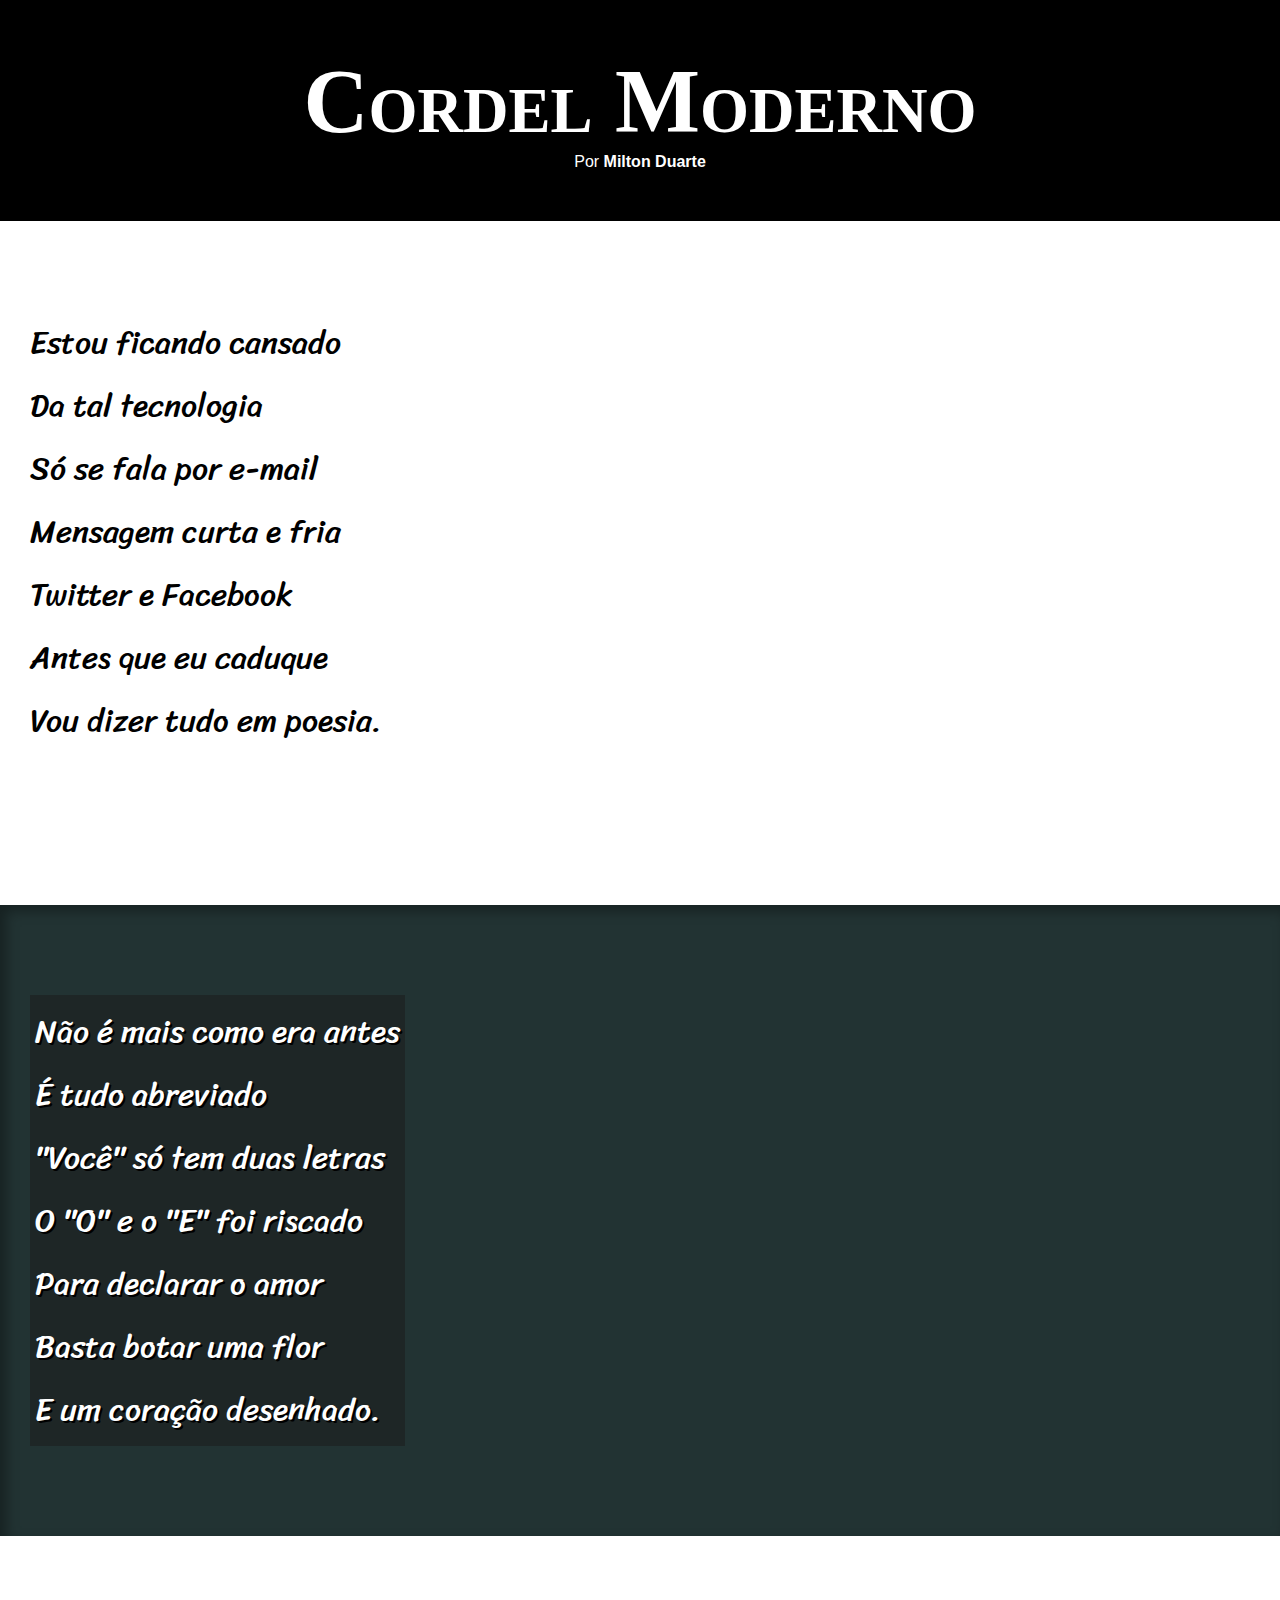
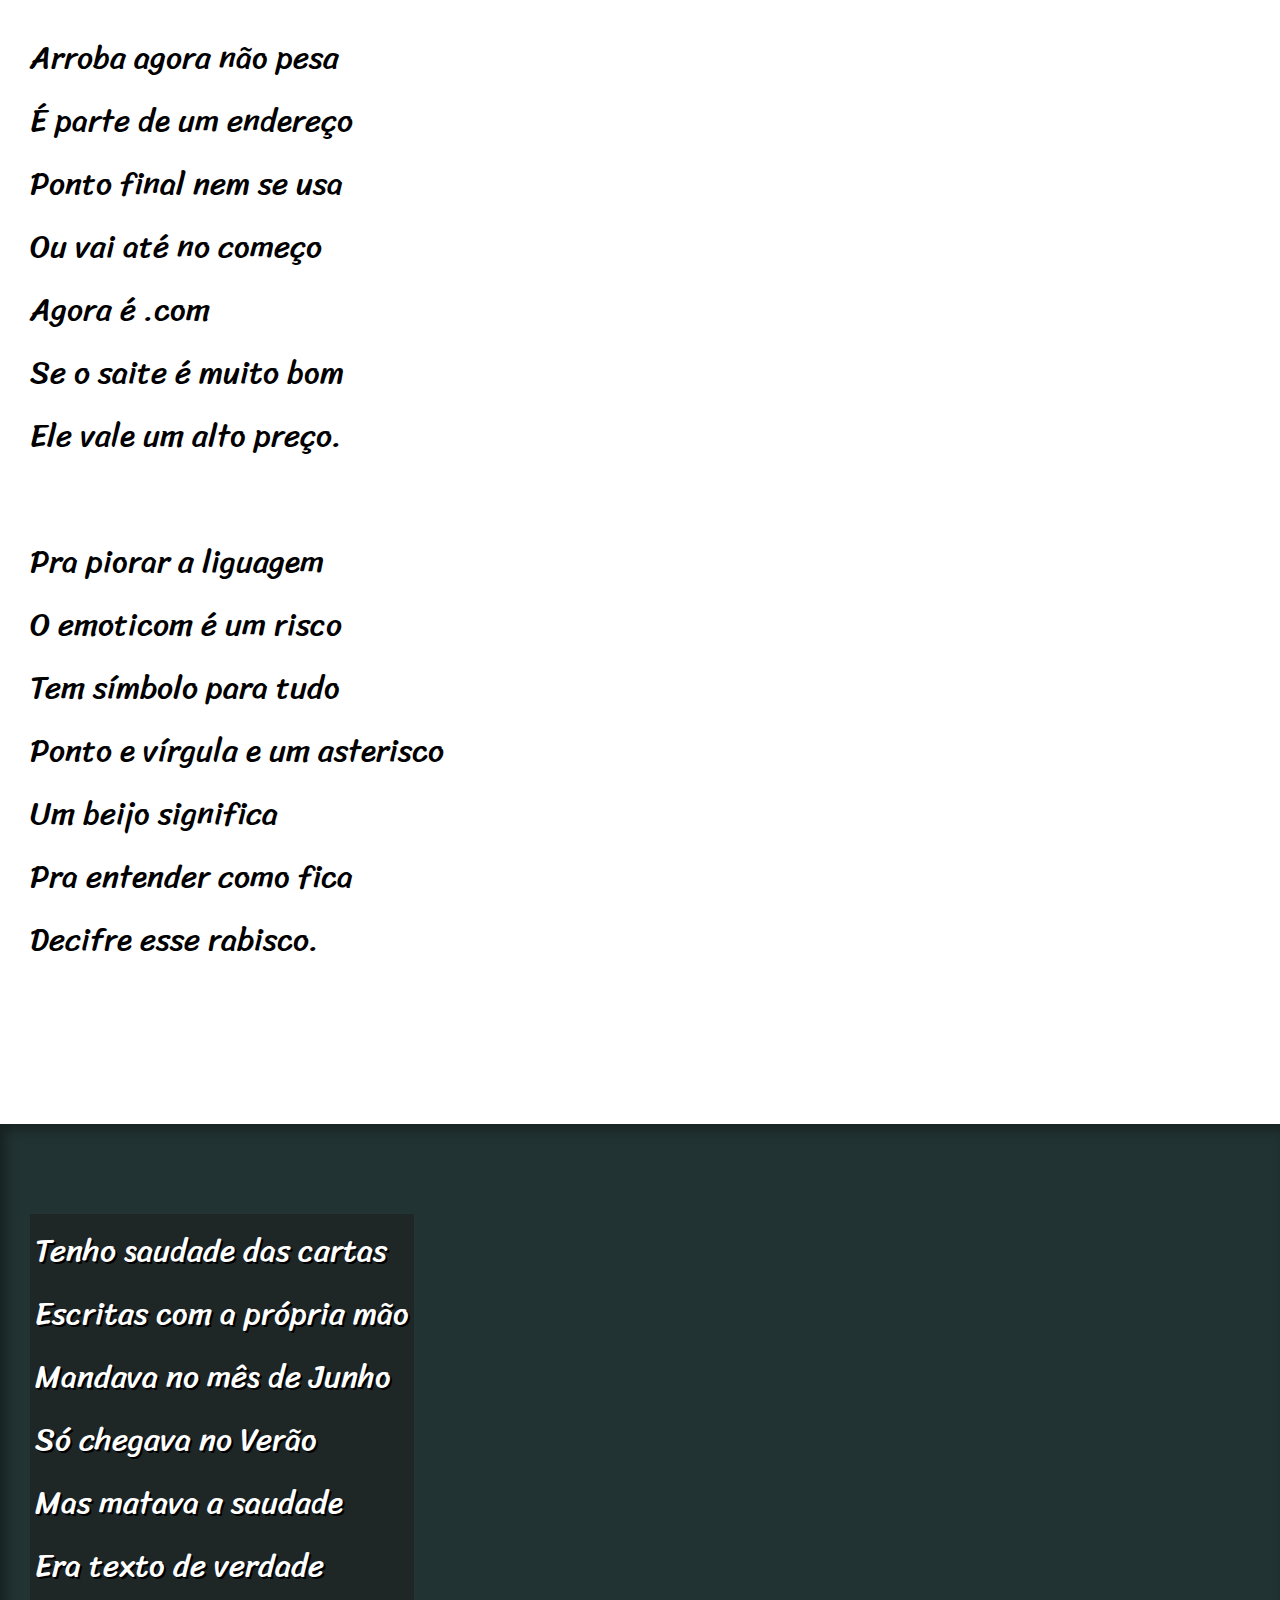
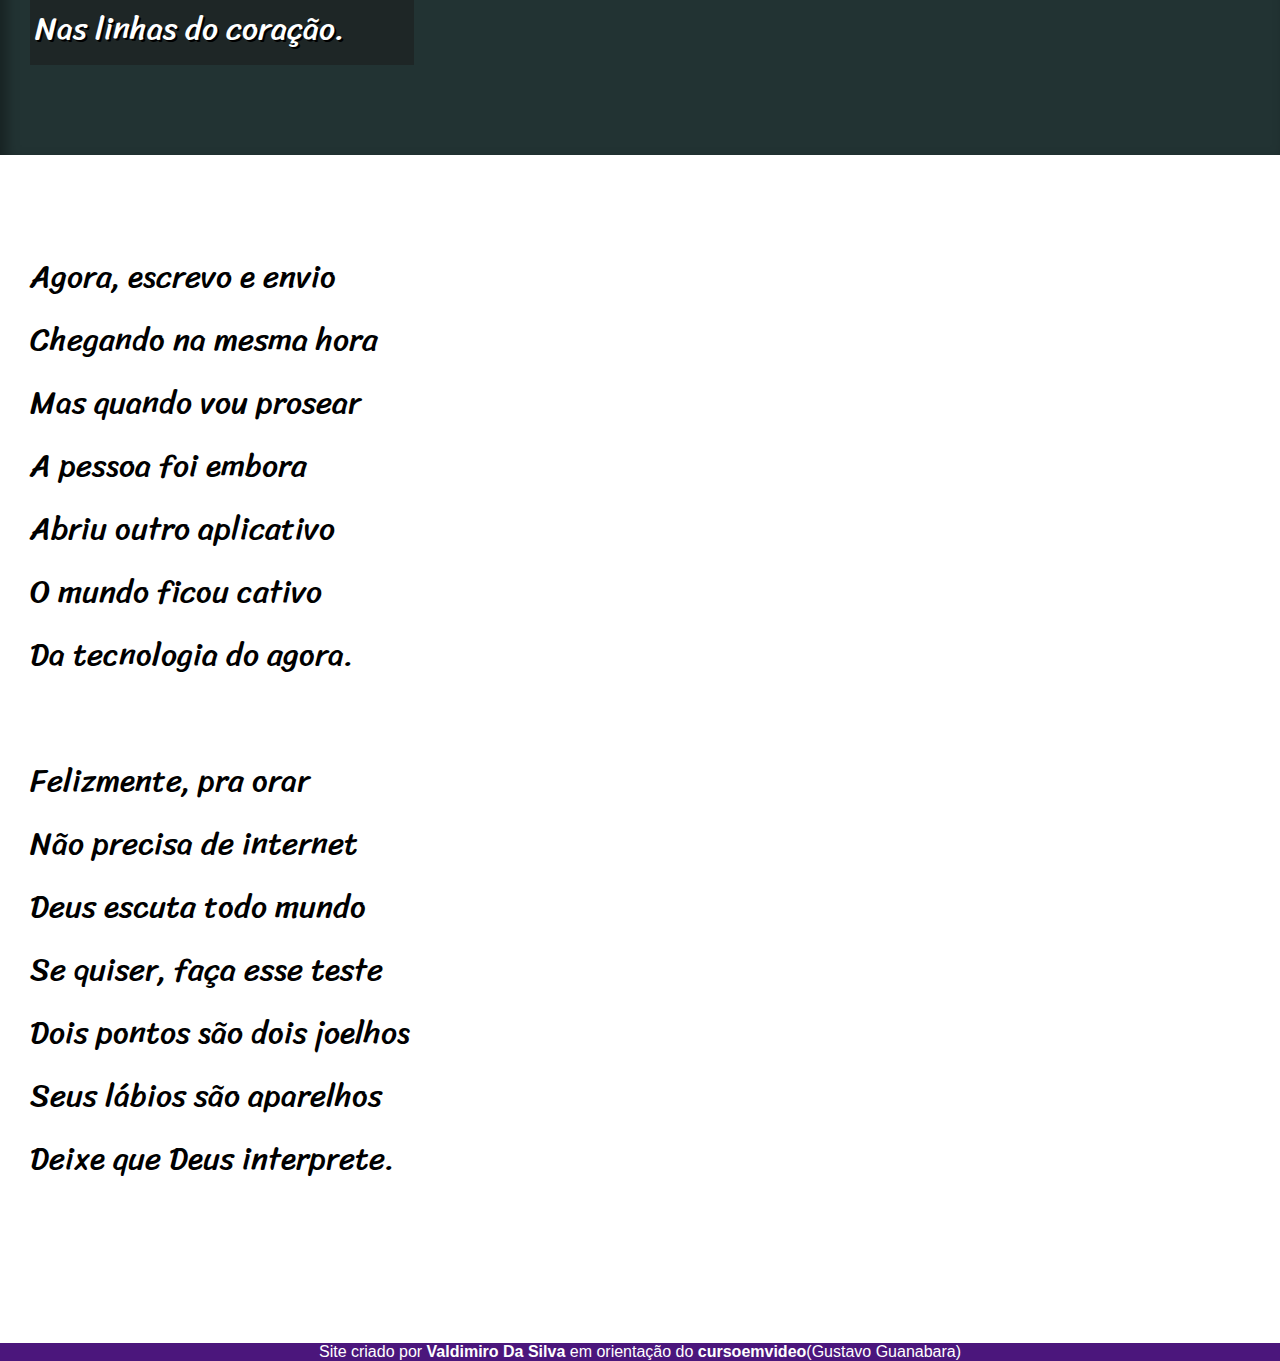
<file: desafios/desafio-0012/index.html>
<!DOCTYPE html>
<html lang="pt-br">
<head>
    <meta charset="UTF-8">
    <meta http-equiv="X-UA-Compatible" content="IE=edge">
    <meta name="viewport" content="width=device-width, initial-scale=1.0">
    <link rel="stylesheet" href="style.css">
    <title>Cordel Moderno</title>
</head>
<body>
    <header>
        <h1>
            Cordel Moderno

        </h1>
        
        <p>Por <a href="https://www.recantodasletras.com.br/poesias/3186743" target="_blank">Milton Duarte</a>
        </p>
       
    </header>

        <section class="normal">
            <p>
                Estou ficando cansado <br>
                Da tal tecnologia <br>
                Só se fala por e-mail <br>
                Mensagem curta e fria <br>
                Twitter e Facebook <br>
                Antes que eu caduque <br>
                Vou dizer tudo em poesia.
            </p>
        </section>

      

        <section class="imagem" id="img01">
            <p>
                Não é mais como era antes <br>
                É tudo abreviado <br>
                "Você" só tem duas letras <br>
                O "O" e o "E" foi riscado <br>
                Para declarar o amor <br>
                Basta botar uma flor <br>
                E um coração desenhado.
            </p>
        </section>

      

        <section class="normal">
            <p>
                Arroba agora não pesa <br>
                É parte de um endereço <br>
                Ponto final nem se usa <br>
                Ou vai até no começo <br>
                Agora é .com <br>
                Se o saite é muito bom <br>
                Ele vale um alto preço.
            </p>

            <p>
                Pra piorar a liguagem <br>
                O emoticom é um risco <br>
                Tem símbolo para tudo <br>
                Ponto e vírgula e um asterisco <br>
                Um beijo significa <br>
                Pra entender como fica <br>
                Decifre esse rabisco.
            </p>
        </section>

     

        <section class="imagem" id="img02">
            <p>
                Tenho saudade das cartas <br>
                Escritas com a própria mão <br>
                Mandava no mês de Junho <br>
                Só chegava no Verão <br>
                Mas matava a saudade <br>
                Era texto de verdade <br>
                Nas linhas do coração.
            </p>
        </section>

      

        <section class="normal">
            <p>
                Agora, escrevo e envio <br>
                Chegando na mesma hora <br>
                Mas quando vou prosear <br>
                A pessoa foi embora <br>
                Abriu outro aplicativo <br>
                O mundo ficou cativo <br>
                Da tecnologia do agora.
            </p>

            <p>
                Felizmente, pra orar <br>
                Não precisa de internet <br>
                Deus escuta todo mundo <br>
                Se quiser, faça esse teste <br>
                Dois pontos são dois joelhos <br>
                Seus lábios são aparelhos <br>
                Deixe que Deus interprete.
            </p>
        </section>
        <footer>
            <p>Site criado por <a href="https://github.com/VadimiroSilva" target="_blank">Valdimiro Da Silva </a>em orientação do <a href="https://www.cursoemvideo.com" target="_blank">cursoemvideo</a>(Gustavo Guanabara) </p>
        </footer>
</body>
</html>
</file>
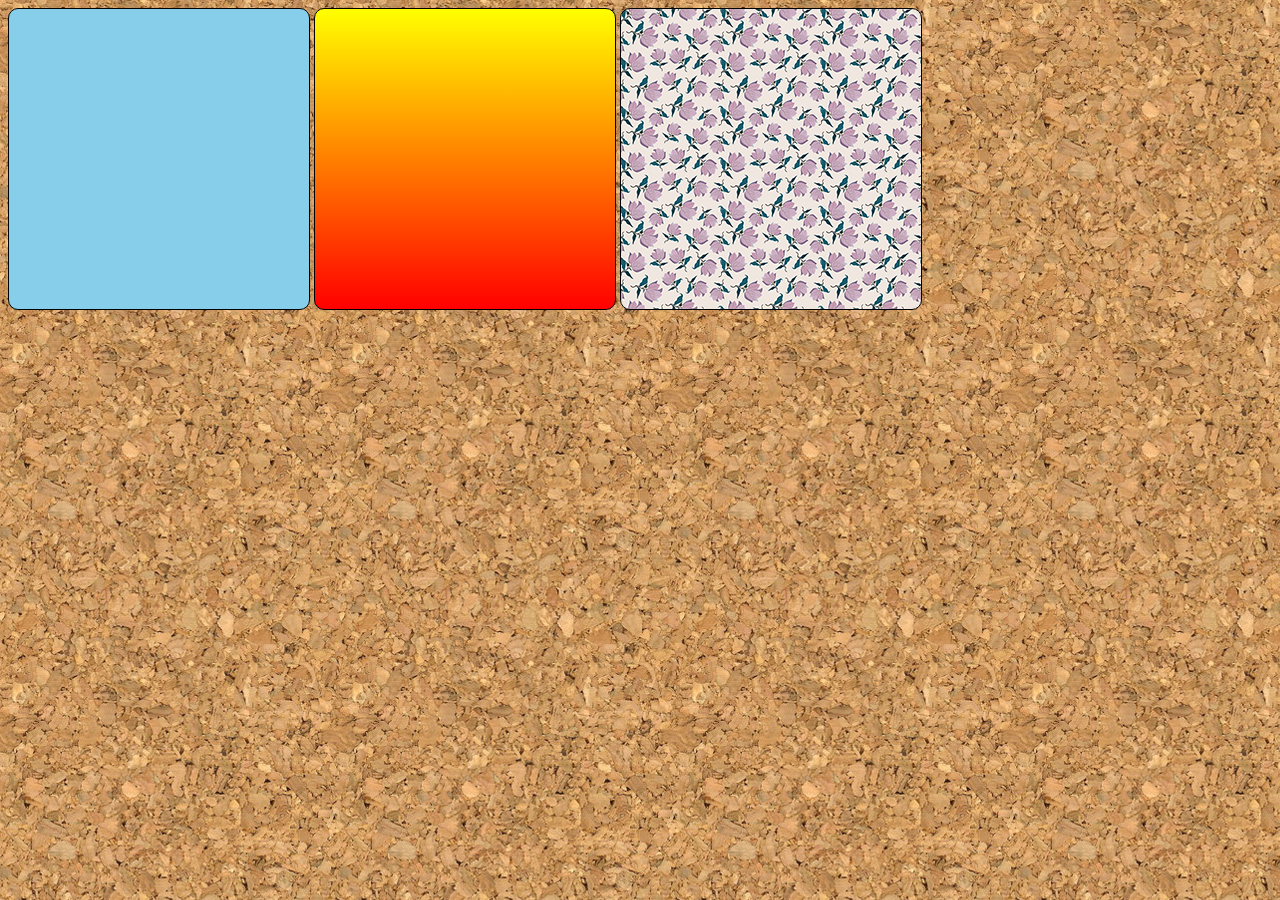
<file: exercicios/exer022/fundo001.html>
<!DOCTYPE html>
<html lang="pt-br">
<head>
    <meta charset="UTF-8">
    <meta http-equiv="X-UA-Compatible" content="IE=edge">
    <meta name="viewport" content="width=device-width, initial-scale=1.0">
    <title>Teste de imagem de fundo</title>
    <style>
        body{
            background-image: url("imagens/wallpaper001.jpg");
        }
        div.quadrado{
           display: inline-block;
           border: 1px solid black;
           border-radius: 10px;
           background-color: lightgrey;
           width: 300px;
           height: 300px; 
        }

        div#q1{

           background-color: skyblue; 
        }

        div#q2{
            background-image: linear-gradient(to bottom, yellow,red);

        }
        div#q3{
            background-image: url("imagens/pattern003.png");

        }


    </style>
</head>
<body>
    <div class="quadrado" id="q1"> 

    </div>
    <div class="quadrado" id="q2">
        
    </div>
    <div class="quadrado" id="q3">
        
    </div>
    
</body>
</html>
</file>
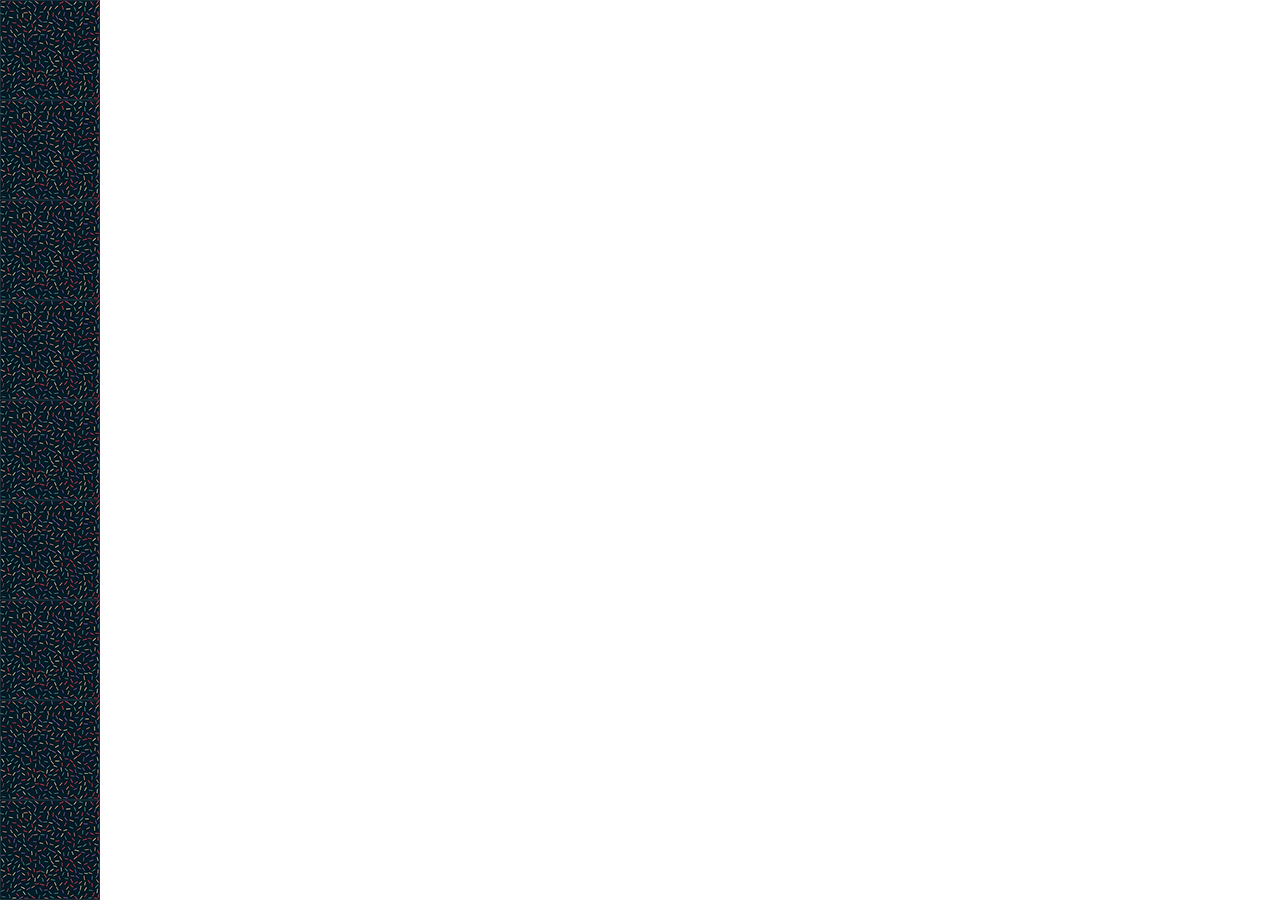
<file: exercicios/exer022/fundo002.html>
<!DOCTYPE html>
<html lang="pt-br">
<head>
    <meta charset="UTF-8">
    <meta http-equiv="X-UA-Compatible" content="IE=edge">
    <meta name="viewport" content="width=, initial-scale=1.0">
    <title>Personalização dos fundos</title>
   <style>
       body{
           background-image: url("imagens/pattern001.png");
           background-size: 100px 100px;
           background-repeat: repeat-y;
       }
   </style>
</head>
<body>
    
</body>
</html>
</file>
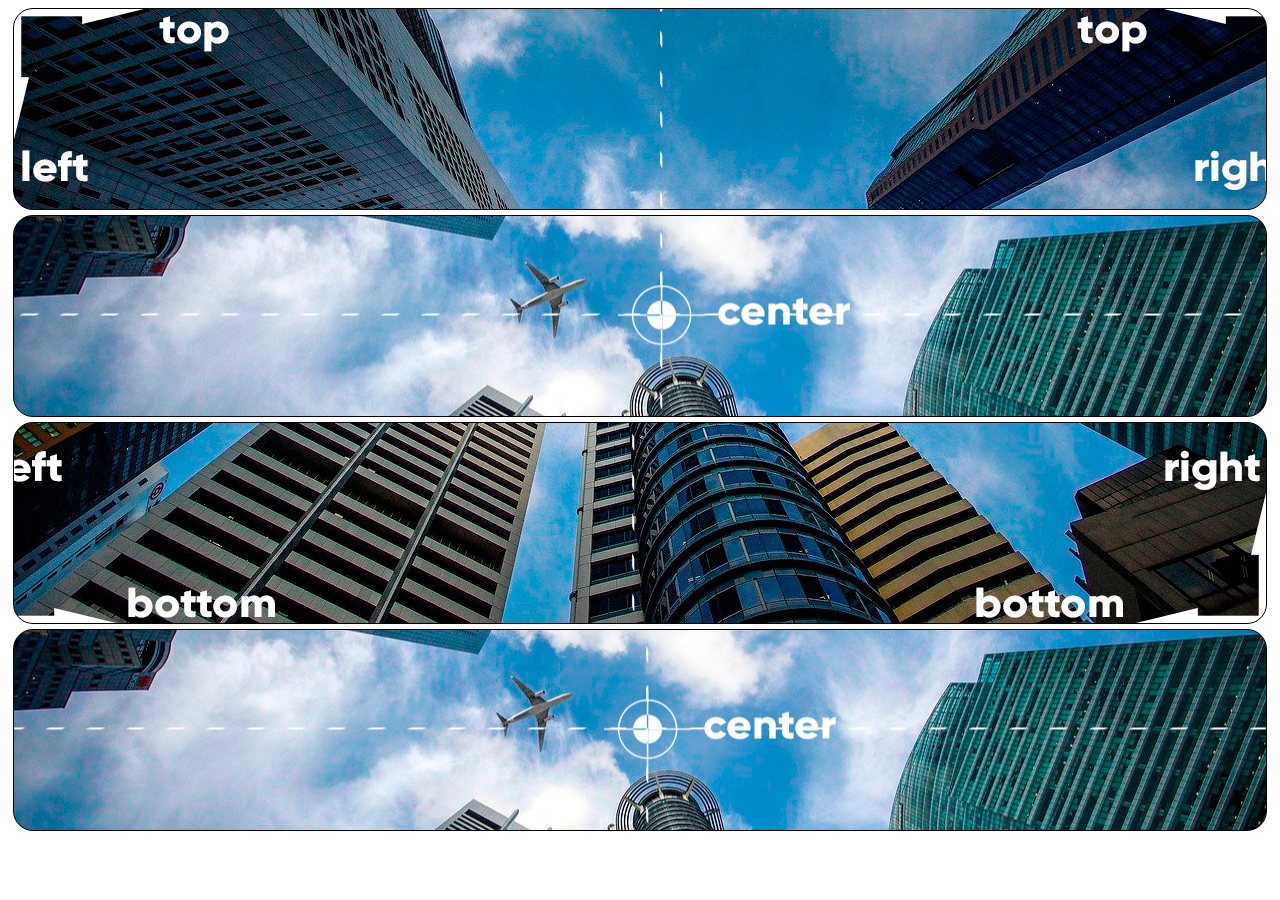
<file: exercicios/exer022/fundo003.html>
<!DOCTYPE html>
<html lang="pt-br">
<head>
    <meta charset="UTF-8">
    <meta http-equiv="X-UA-Compatible" content="IE=edge">
    <meta name="viewport" content="width=device-width, initial-scale=1.0">
    <title>Posições dos fundos</title>
    <style>
        div.bloco{
            background-image: url("imagens/wallpaper003.jpg");
            height: 200px;
            border: 1px solid black;
            border-radius: 20px;
            margin: 5px;
        }

        div#q1{
            background-position: left top;
        }
        div#q2{
            background-position: left center;
        }
        div#q3{
            background-position: right bottom;
        }
        div#q4{
            background-position: center center;
        }




    </style>
</head>
<body>
    <div class="bloco" id="q1">

    </div>
    <div class="bloco" id="q2">

    </div>
    <div class="bloco" id="q3">

    </div>
    <div class="bloco" id="q4">

    </div>
</body>
</html>
</file>
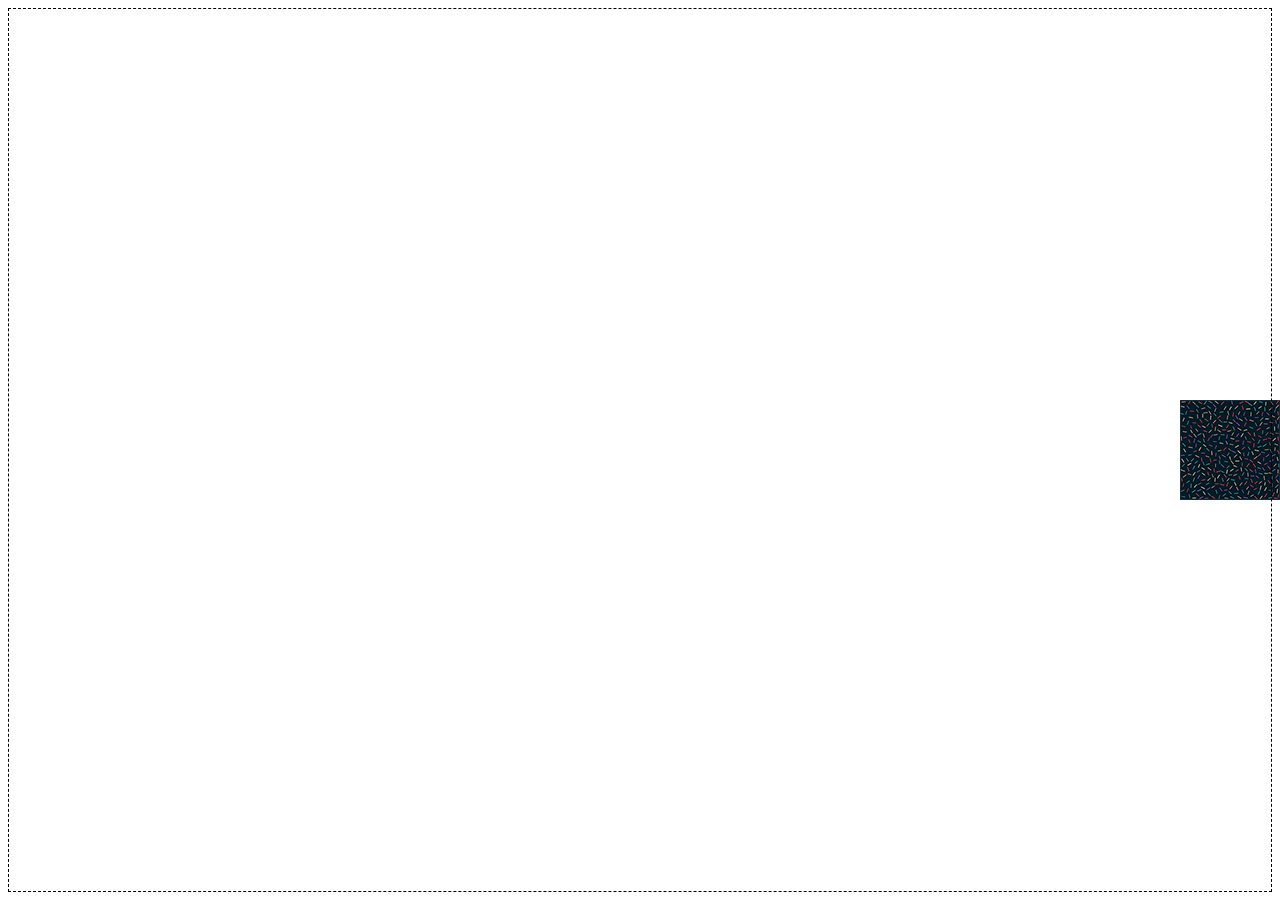
<file: exercicios/exer022/fundo004.html>
<!DOCTYPE html>
<html lang="pt-br">
<head>
    <meta charset="UTF-8">
    <meta http-equiv="X-UA-Compatible" content="IE=edge">
    <meta name="viewport" content="width=device-width, initial-scale=1.0">
    <title>Posicionamento</title>
    <style>
        body{
            height: 98vh;
            border: 1px dashed black;
            background-image: url("imagens/pattern001.png");
            background-size: 100px;
            background-repeat: no-repeat;
            background-position: right center;

        }
    </style>
</head>
<body>
    
</body>
</html>
</file>
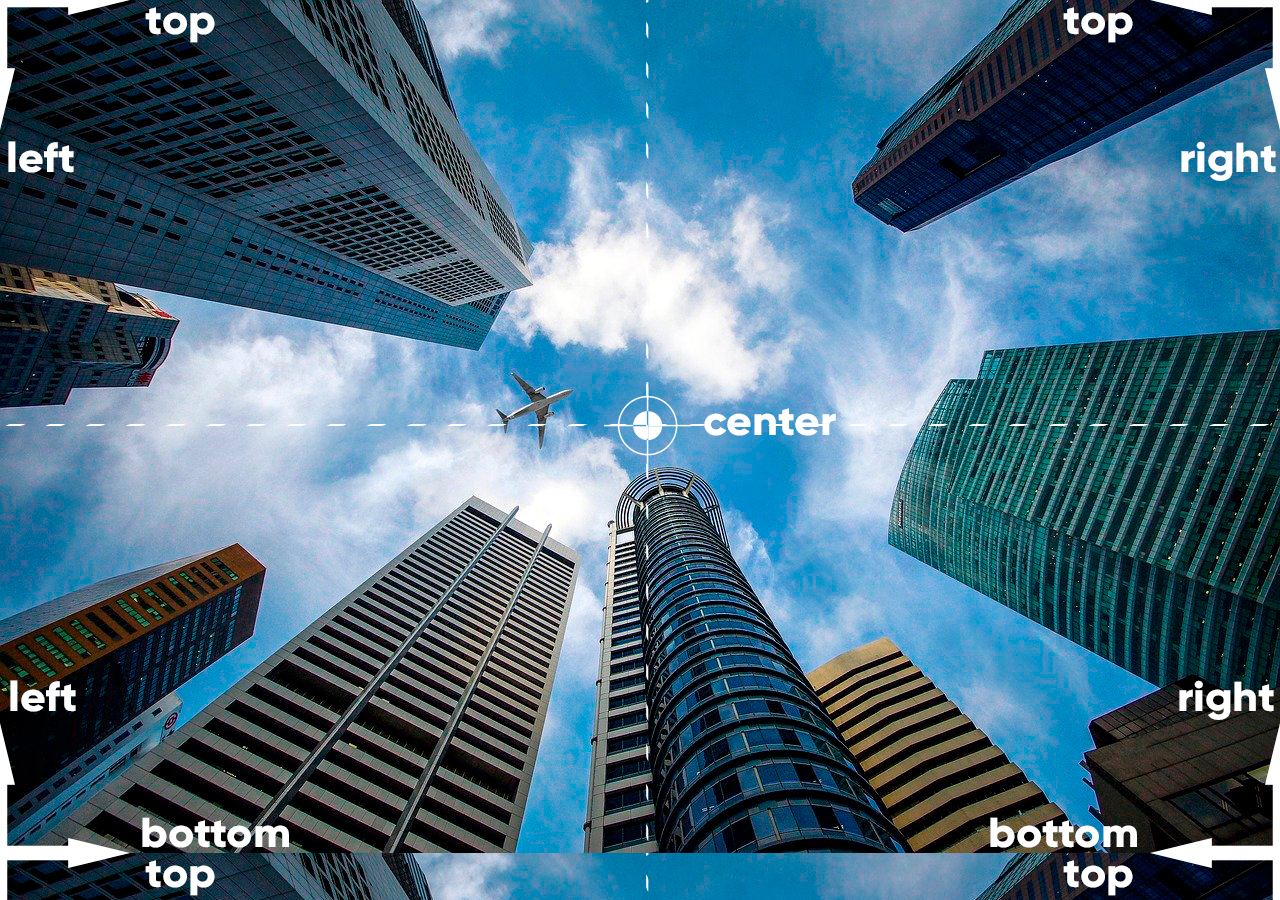
<file: exercicios/exer022/fundo005.html>
<!DOCTYPE html>
<html lang="pt-br">
<head>
    <meta charset="UTF-8">
    <meta http-equiv="X-UA-Compatible" content="IE=edge">
    <meta name="viewport" content="width=device-width, initial-scale=1.0">
    <title>Posicionamento</title>
    <style>
        body{
            height: 90vh;
            background-image: url("imagens/wallpaper003.jpg");
            background-position: center top;
        }
    </style>
</head>
<body>

    
</body>
</html>
</file>
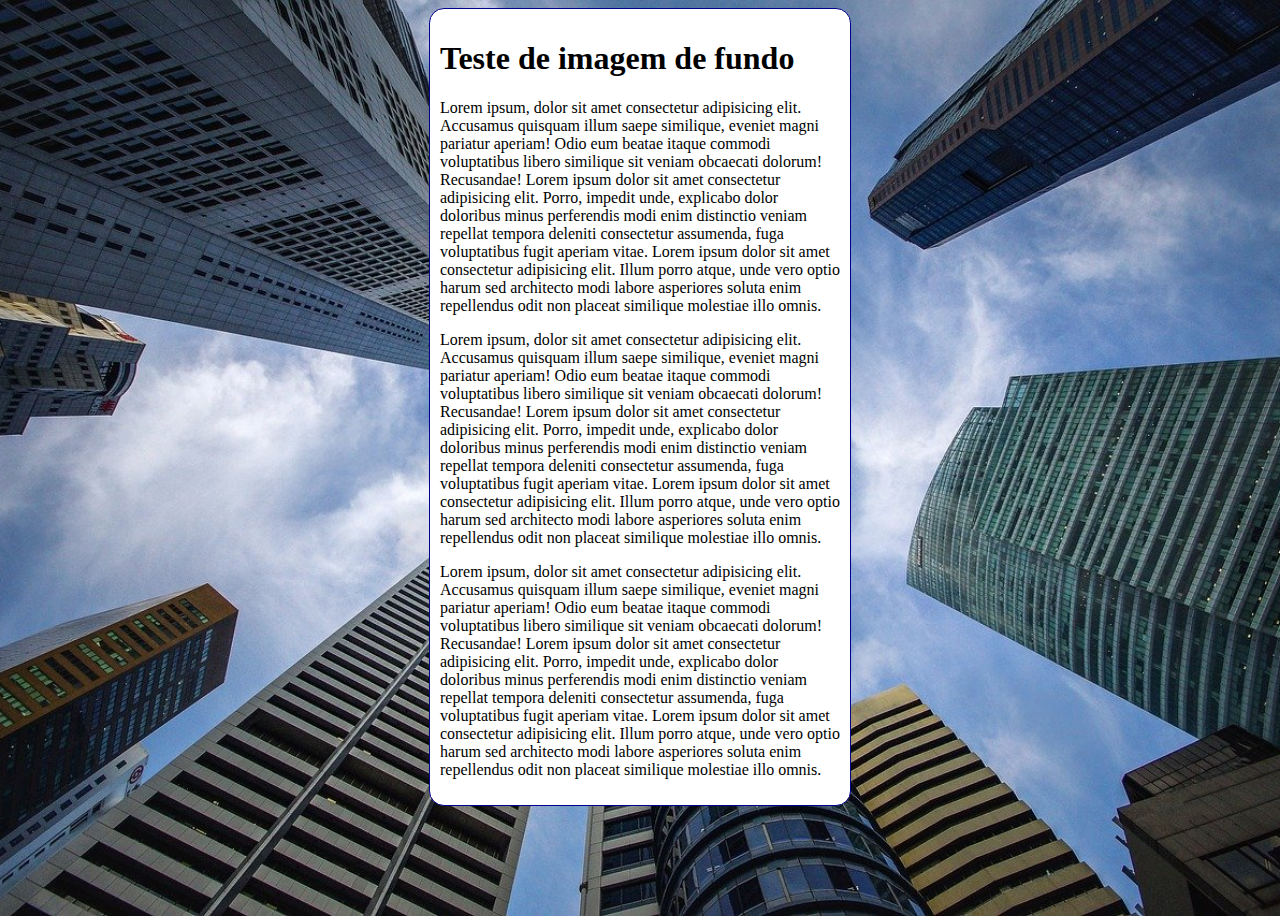
<file: exercicios/exer022/fundo006.html>
<!DOCTYPE html>
<html lang="pt-br">
<head>
    <meta charset="UTF-8">
    <meta http-equiv="X-UA-Compatible" content="IE=edge">
    <meta name="viewport" content="width=device-width, initial-scale=1.0">
    <title>fundo fixo de tela</title>
    <style>
        body{
            height: 100vh;
           /* background-color: black;
            background-image: url("imagens/wallpaper002.jpg");
            background-position: center center;
            background-repeat: no-repeat;
            background-size: cover;
            background-attachment: fixed;*/
           /*shorthand - background
                color > image > position > repeat > [size] > attachment
           
           */ 
           background: black url("imagens/wallpaper002.jpg") center center no-repeat;
           background-size: cover;


        }
        main{
            background-color: white;
            width: 400px;
            padding: 10px;
            margin: auto;
            border: 1px solid darkblue;
            border-radius: 15px;
        }
    </style>
</head>
<body>
    <main>
        <h1>Teste de imagem de fundo</h1>
        <p>Lorem ipsum, dolor sit amet consectetur adipisicing elit. Accusamus quisquam illum saepe similique, eveniet magni pariatur aperiam! Odio eum beatae itaque commodi voluptatibus libero similique sit veniam obcaecati dolorum! Recusandae!  Lorem ipsum dolor sit amet consectetur adipisicing elit. Porro, impedit unde, explicabo dolor doloribus minus perferendis modi enim distinctio veniam repellat tempora deleniti consectetur assumenda, fuga voluptatibus fugit aperiam vitae. Lorem ipsum dolor sit amet consectetur adipisicing elit. Illum porro atque, unde vero optio harum sed architecto modi labore asperiores soluta enim repellendus odit non placeat similique molestiae illo omnis.</p>
        <p>Lorem ipsum, dolor sit amet consectetur adipisicing elit. Accusamus quisquam illum saepe similique, eveniet magni pariatur aperiam! Odio eum beatae itaque commodi voluptatibus libero similique sit veniam obcaecati dolorum! Recusandae!  Lorem ipsum dolor sit amet consectetur adipisicing elit. Porro, impedit unde, explicabo dolor doloribus minus perferendis modi enim distinctio veniam repellat tempora deleniti consectetur assumenda, fuga voluptatibus fugit aperiam vitae. Lorem ipsum dolor sit amet consectetur adipisicing elit. Illum porro atque, unde vero optio harum sed architecto modi labore asperiores soluta enim repellendus odit non placeat similique molestiae illo omnis.</p>
        <p>Lorem ipsum, dolor sit amet consectetur adipisicing elit. Accusamus quisquam illum saepe similique, eveniet magni pariatur aperiam! Odio eum beatae itaque commodi voluptatibus libero similique sit veniam obcaecati dolorum! Recusandae!  Lorem ipsum dolor sit amet consectetur adipisicing elit. Porro, impedit unde, explicabo dolor doloribus minus perferendis modi enim distinctio veniam repellat tempora deleniti consectetur assumenda, fuga voluptatibus fugit aperiam vitae. Lorem ipsum dolor sit amet consectetur adipisicing elit. Illum porro atque, unde vero optio harum sed architecto modi labore asperiores soluta enim repellendus odit non placeat similique molestiae illo omnis.</p>
    </main>
    
</body>
</html>
</file>
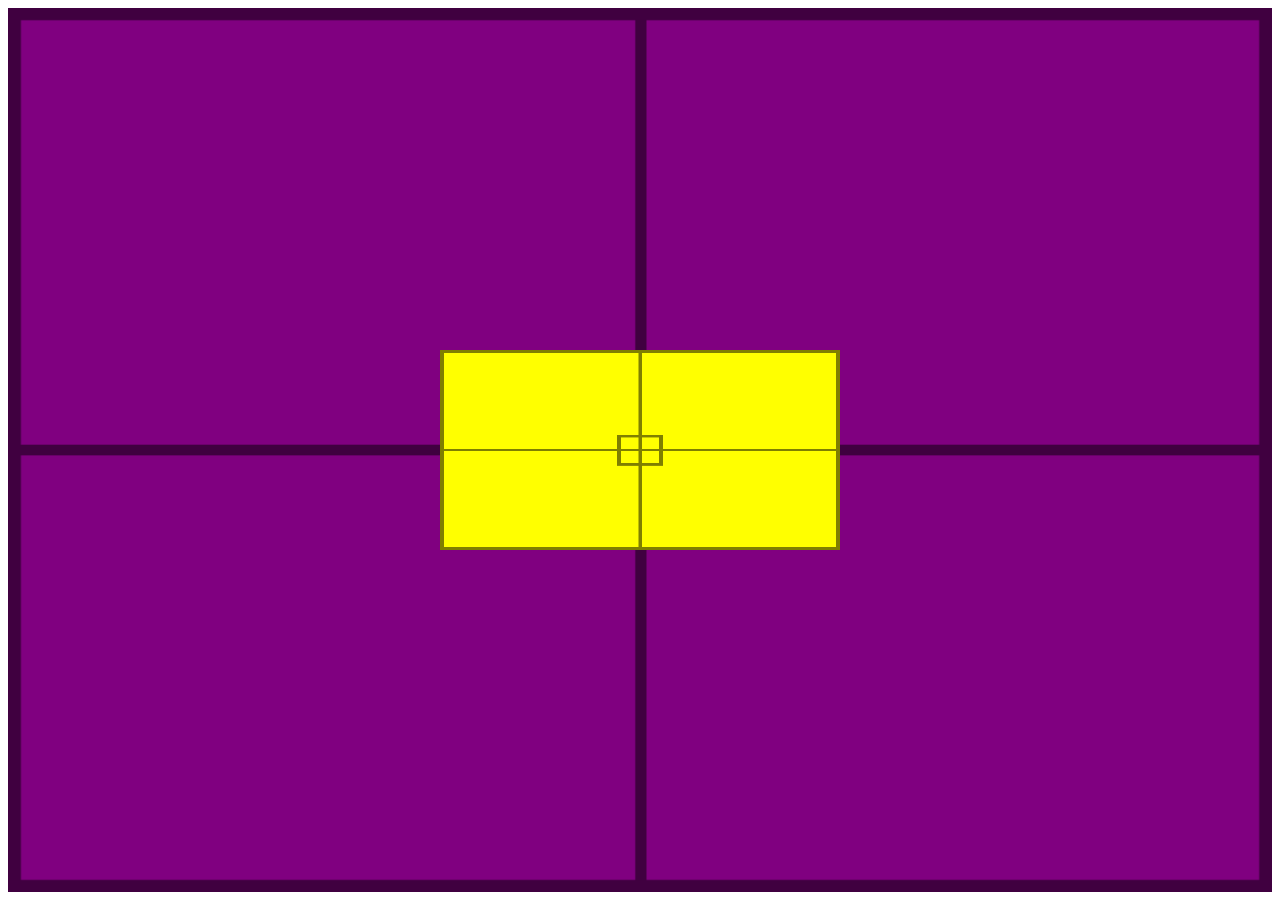
<file: exercicios/exer022/fundo007.html>
<!DOCTYPE html>
<html lang="pt-br">
<head>
    <meta charset="UTF-8">
    <meta http-equiv="X-UA-Compatible" content="IE=edge">
    <meta name="viewport" content="width=device-width, initial-scale=1.0">
    <title>Alinhamento vertical</title>
    <style>
        #conteiner{
            background-image: url("imagens/target001.png");
            background-size: 100% 100%;

            position: relative;
            height: 96vh;
            padding: 10px;
            background-color: purple;
        }
        #conteudo{
            background-image: url("imagens/target001.png");
            background-size: 100% 100%;
            position: absolute;
            height: 200px;
            width: 400px;
            background-color: yellow;
            left: 50%;
            top: 50%;
            transform: translate(-50%, -50%);

        }
    </style>
</head>
<body>
    <section id="conteiner">
        <article id="conteudo">

        </article>

    </section>
</body>
</html>
</file>
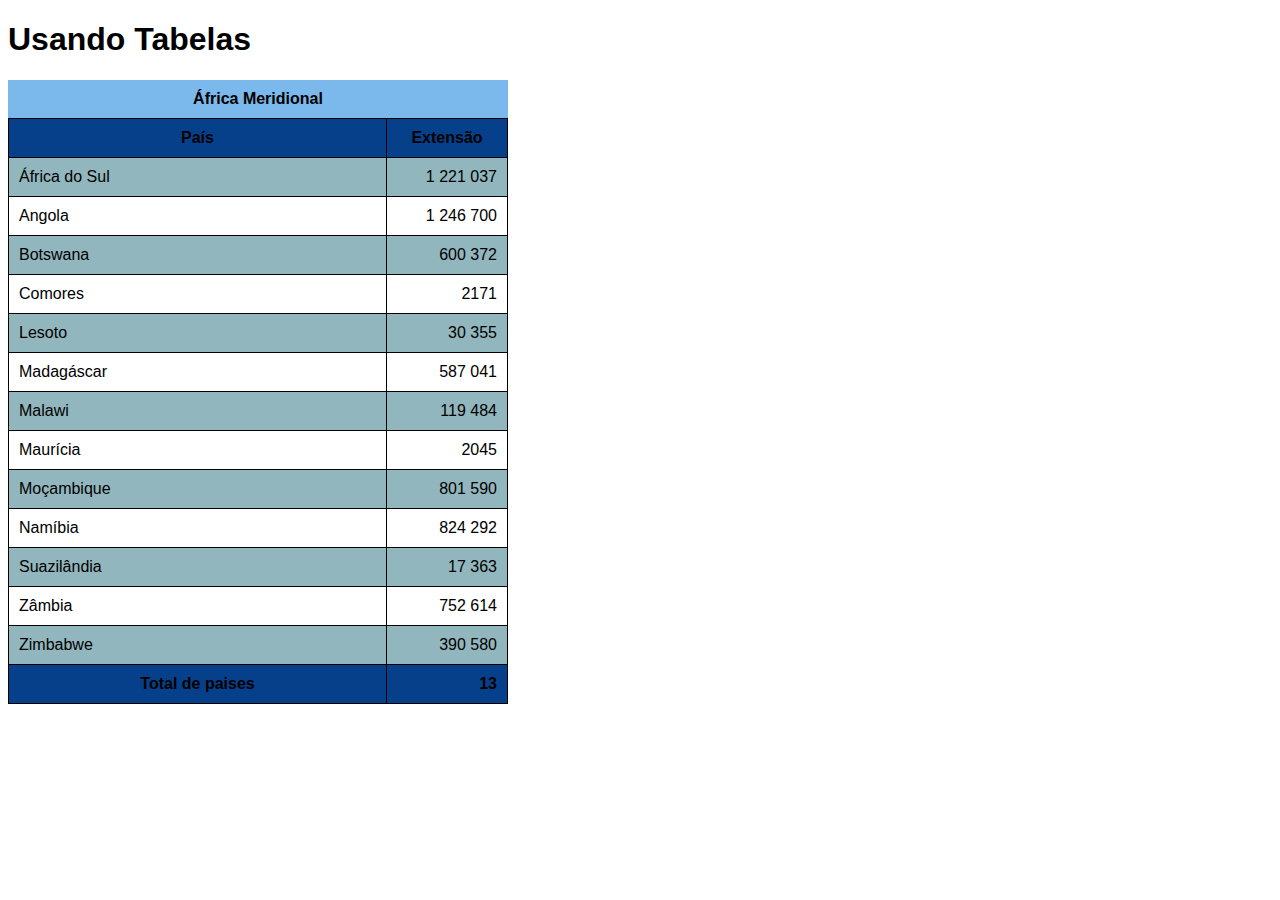
<file: exercicios/exer023/exercitando.html>
<!DOCTYPE html>
<html lang="pt-br">
<head>
    <meta charset="UTF-8">
    <meta http-equiv="X-UA-Compatible" content="IE=edge">
    <meta name="viewport" content="width=device-width, initial-scale=1.0">
    <title>Exercitando</title>
    <style>
        body{
            font-family: Arial, Helvetica, sans-serif;
        }
        table{
            width: 500px;
            border-collapse: collapse;
        }
        td, th{
            border: 1px solid rgb(0, 0, 0) ;
            padding: 10px;
            
        }

        thead, tfoot{
            background-color: rgb(6, 64, 139);
        }

        caption{
            background-color: rgb(123, 184, 235);
            padding: 10px;
        }
        td.num{
            text-align: right;
        }
        tbody> tr:nth-child(odd){
                background-color: rgb(146, 182, 189);

        }
    </style>
</head>
<body>
    <h1>Usando Tabelas</h1>
    <table>
        <caption><strong>África Meridional</strong></caption>
        <thead>
            <tr>
                <th scope="col">País</th>
                <th style="width: 100px
                ;" scope="col">Extensão</th>
            </tr>
        </thead>
        <tbody>
            <tr>
                <td>África do Sul</td>
                <td class="num">1 221 037</td>

            </tr>
            <tr>
                <td>Angola</td>
                <td class="num">1 246 700</td>
            </tr>
            <tr>
                <td>Botswana</td>
                <td class="num">600 372</td>
            </tr>
            <tr>
                <td>Comores</td>
                <td class="num">2171</td>

            </tr>
            <tr>
                <td>Lesoto</td>
                <td class="num">30 355</td>
            </tr>
            <tr>
                <td>Madagáscar</td>
                <td class="num">587 041</td>
            </tr>
            <tr>
                <td>Malawi</td>
                <td class="num">119 484</td>
            </tr>
            <tr>
                <td>Maurícia</td>
                <td class="num">2045</td>
            </tr>
            <tr>
                <td>Moçambique</td>
                <td class="num">801 590</td>
            </tr>
            <tr>
                <td>Namíbia</td>
                <td class="num">824 292</td>
            </tr>
            <tr>
                <td>Suazilândia</td>
                <td class="num">17 363</td>
            </tr>
            <tr>
                <td>Zâmbia</td>
                <td class="num">752 614</td>
            </tr>
            <tr>
                <td>Zimbabwe</td>
                <td class="num">390 580</td>
            </tr>
        </tbody>
        <tfoot>
            <tr>
                <th scope="row">Total de paises</th>
                <td class="num"><strong>13</strong></td>
            </tr>
        </tfoot>
    </table>

    
</body>
</html>
</file>
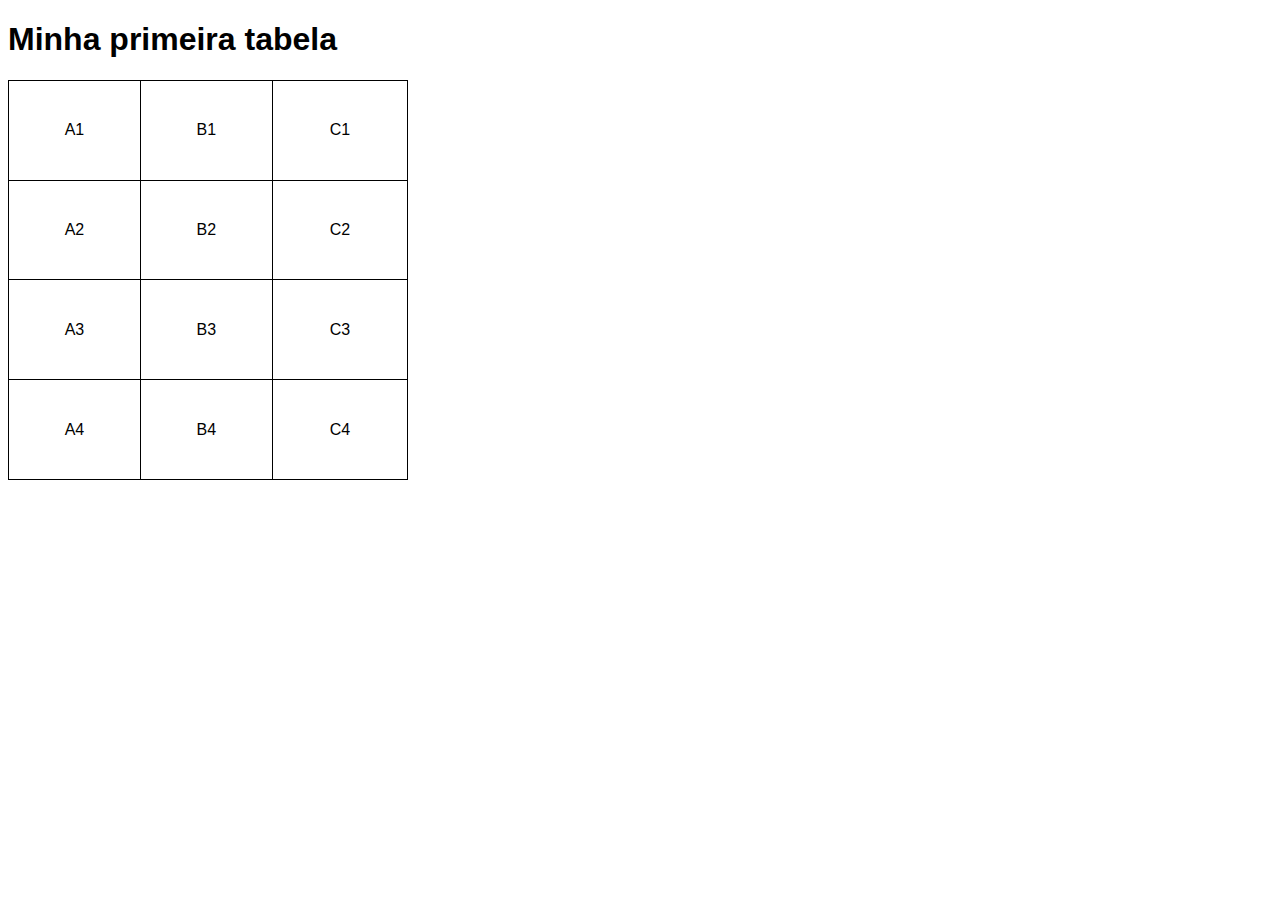
<file: exercicios/exer023/tabela001.html>
<!DOCTYPE html>
<html lang="pt-br">
<head>
    <meta charset="UTF-8">
    <meta http-equiv="X-UA-Compatible" content="IE=edge">
    <meta name="viewport" content="width=device-width, initial-scale=1.0">
    <title>Tabelas</title>
    <style>
        body{
            font-family: Arial, Helvetica, sans-serif;
        }
        table{
            width: 400px;
            height: 400px;
            border-collapse: collapse;
        }

        td{
            border: 1px solid black;
            padding: 8px;
            text-align: center;/*alinhamento horizontal*/
            vertical-align: middle;/*alinhamento vertical*/
        }
    </style>
</head>
<body>
    <h1>Minha primeira tabela</h1><!--tabelas simples-->
    <!--
        table-tabela
            table row-linha de tabela
                table header- cabeçalho de tabel
                    table data- dado de tabela 
    -->
    <table>
        <tr ><!--primeira linha-->
            <td>A1</td>
            <td>B1</td>
            <td>C1</td>
        </tr>

        <tr class="linha"><!--segunda linha-->
            <td>A2</td>
            <td>B2</td>
            <td>C2</td>
        </tr>

        <tr><!--terceira linha-->
            <td>A3</td>
            <td>B3</td>
            <td>C3</td>
        </tr>

        <tr><!--quarta linha-->
            <td>A4</td>
            <td>B4</td>
            <td>C4</td>
        </tr>
    </table>
</body>
</html>
</file>
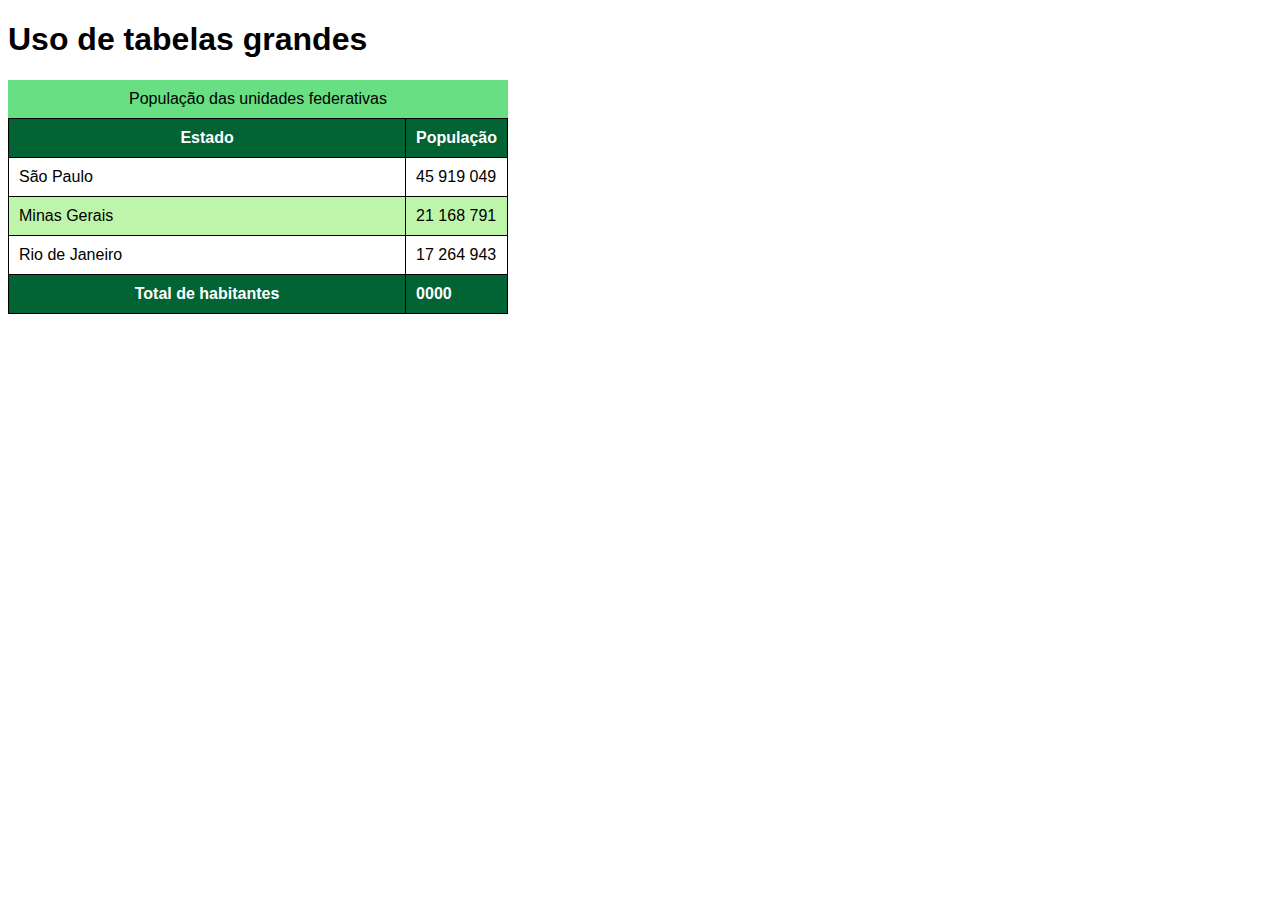
<file: exercicios/exer023/tabela002.html>
<!DOCTYPE html>
<html lang="pt-br">
<head>
    <meta charset="UTF-8">
    <meta http-equiv="X-UA-Compatible" content="IE=edge">
    <meta name="viewport" content="width=device-width, initial-scale=1.0">
    <title>Tabelas</title>
    <style>
        body{
            font-family: Arial, Helvetica, sans-serif;
        }
        table{
            width: 500px;
            border-collapse: collapse;
        }
        td,th{
            border: 1px solid black;
            padding: 10px;

        }

        thead, tfoot{
            background-color: rgb(2, 99, 53);
            color: white;
        }
        caption{
            background-color: rgb(104, 223, 130);
            padding: 10px;
        }
        tbody>tr:nth-child(even){
            background-color: rgb(191, 245, 170);
        }
    </style>
</head>
<body>
    <h1>Uso de tabelas grandes</h1>
    <!--
        Anatomia para tabelas grandes
        Table
            caption
            thead
                tr, td, th
            tbody
                tr,td,th
            tfoot
                tr, td, th
    -->
    <table>
        <caption>População das unidades federativas</caption>
        <thead>
            <tr>
                <th>Estado</th>
                <th style="width: 50px;">População</th>
            </tr>
        </thead>
        <tbody>
            <tr>
                <td>São Paulo</td>
                <td>45 919 049</td>
            </tr>
            <tr>
                <td>Minas Gerais</td>
                <td>21 168 791</td>
            </tr>
            <tr>
                <td>Rio de Janeiro</td>
                <td>17 264 943</td>
            </tr>
        </tbody>
        <tfoot>
            <tr>
               <th>Total de  habitantes</th>
               <td><strong>0000</strong></td> 
            </tr>
        </tfoot>
    </table>
</body>
</html>
</file>
<file: desafios/desafio-0012/style.css>
@charset "UTF-8";

@import url('https://fonts.googleapis.com/css2?family=Passion+One&display=swap');

@import url('https://fonts.googleapis.com/css2?family=Passion+One&family=Sriracha&display=swap');

:root{
    --fonte1:verdana, Geneva, tahoma, sans-serif;
    --fonte2:'Possion One', Cursive;
    --fonte3: 'Sriracha', cursive;
}

*{
    margin: 0px;
    padding: 0px;
    font-size: 1em;

}

html, body{
    min-height: 100vh;
    background-color: darkgray;
    font-family: var(--fonte1);
}

header{
    background-color: black;
    color: white;
    text-align: center;

}

header > h1{
    padding-top: 50px;
    font-variant: small-caps;
    font-family: var(--fonte2);
    font-size: 10vh;
}

header > p{
    padding-bottom: 50px;

}

header a, footer a{
    color: white;
    text-decoration: none;
    font-weight: bolder
}

header a:hover, footer a:hover{
    text-decoration: underline;
}

section {
    padding-top: 10vh;
    padding-bottom: 10vh;
    line-height: 2em;
    padding-left: 30px;
    font-family: var(--fonte3);
    font-size: 3.5vh;
}

section > p{
    padding-bottom: 2em;
}

section.normal {
    background-color: white;
    color: black;
}

section.imagem {
       background-color: rgb(34, 51, 51);
       color: white;
       box-shadow: inset 6px 6px 13px 0px rgba(0, 0, 0, 0.349); 
       background-image: cover;
       background-attachment: fixed;
}

section.imagem > p {
    display: inline-block;
    padding: 5px;
    background-color: rgba(24, 23, 23, 0.438);
    text-shadow: 2px 2px 0px black;
}

section#img01{
    background-image: url('../desafio-0012/imagens/background001.jpg');
    background-position: right center;
 
}

section#img02{
    background-image: url("../desafio-0012/imagens/background002.jpg");
    
}

footer{
    background-color: rgb(75, 22, 124);
    color: white;
    text-align: center;
}
</file>
